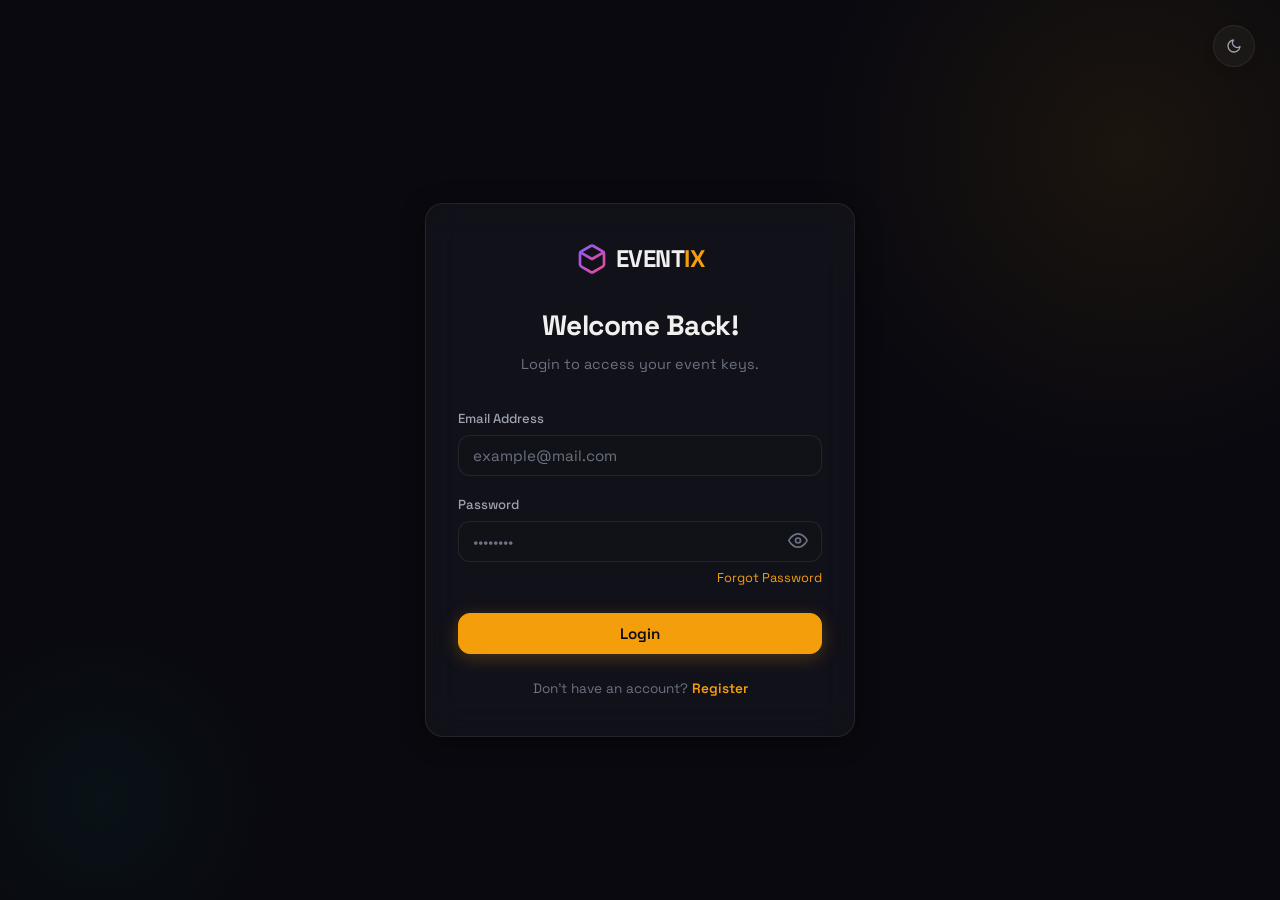
<file: frontend/login.html>
<!DOCTYPE html>
<html lang="en">
<head>
  <meta charset="UTF-8">
  <meta name="viewport" content="width=device-width, initial-scale=1.0">
  <title>Login | EVENTIX - Modern Event Platform</title>
  
  <!-- CSS Styles -->
  <link rel="stylesheet" href="./styles/main.css">
  <link rel="stylesheet" href="./styles/components.css">
  <link rel="stylesheet" href="./styles/auth.css">
</head>
<body>

  <main class="auth-page">
    <div class="auth-card glass-panel animate-up">
      
      <div class="auth-header">
        <a href="index.html" class="auth-logo logo">
          <svg width="32" height="32" viewBox="0 0 24 24" fill="none" stroke="url(#gradient)" stroke-width="2" stroke-linecap="round" stroke-linejoin="round">
            <defs>
              <linearGradient id="gradient" x1="0%" y1="0%" x2="100%" y2="100%">
                <stop offset="0%" stop-color="#8b5cf6" />
                <stop offset="100%" stop-color="#ec4899" />
              </linearGradient>
            </defs>
            <path d="M21 16V8a2 2 0 0 0-1-1.73l-7-4a2 2 0 0 0-2 0l-7 4A2 2 0 0 0 3 8v8a2 2 0 0 0 1 1.73l7 4a2 2 0 0 0 2 0l7-4A2 2 0 0 0 21 16z"></path>
            <polyline points="3.27 6.96 12 12.01 20.73 6.96"></polyline>
            <line x1="12" y1="22.08" x2="12" y2="12"></line>
          </svg>
          <span style="font-size: 1.5rem; text-decoration: none; color: var(--text);">EVENT<span class="logo-highlight">IX</span></span>
        </a>
        <h1 class="auth-title">Welcome Back!</h1>
        <p class="auth-subtitle">Login to access your event keys.</p>
      </div>

      <form class="auth-form" id="loginForm">
        <div class="form-group">
          <label class="form-label" for="email">Email Address</label>
          <input type="email" id="email" class="form-control" placeholder="example@mail.com" required>
        </div>

        <div class="form-group">
          <label class="form-label" for="password">Password</label>
          <div class="password-input-wrapper">
            <input type="password" id="password" class="form-control" placeholder="••••••••" required>
            <button type="button" class="password-toggle" onclick="togglePassword('password')">
              <svg width="20" height="20" viewBox="0 0 24 24" fill="none" stroke="currentColor" stroke-width="2" stroke-linecap="round" stroke-linejoin="round" class="eye-icon"><path d="M1 12s4-8 11-8 11 8 11 8-4 8-11 8-11-8-11-8z"></path><circle cx="12" cy="12" r="3"></circle></svg>
            </button>
          </div>
          <a href="#" class="forgot-password">Forgot Password</a>
        </div>

        <button type="submit" class="btn btn-primary auth-submit">Login</button>
      </form>

      <!-- Social Login Removed as per request -->

      <div class="auth-footer">
        Don't have an account? <a href="register.html" class="auth-link">Register</a>
      </div>

    </div>
  </main>

  <script>
    function togglePassword(inputId) {
      const input = document.getElementById(inputId);
      if (input.type === 'password') {
        input.type = 'text';
      } else {
        input.type = 'password';
      }
    }
  </script>
  <script src="./scripts/auth.js"></script>
</body>
</html>
</file>
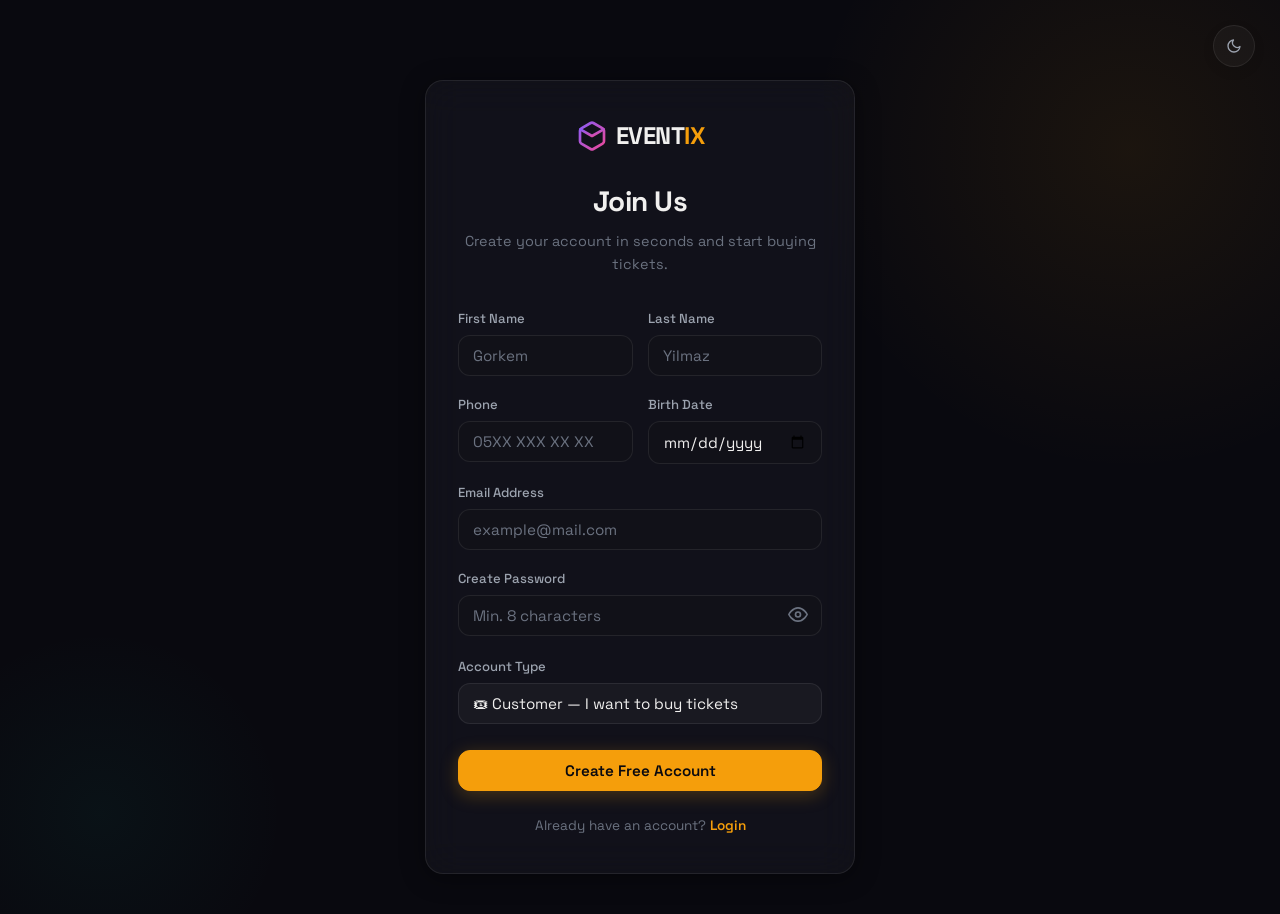
<file: frontend/register.html>
<!DOCTYPE html>
<html lang="en">
<head>
  <meta charset="UTF-8">
  <meta name="viewport" content="width=device-width, initial-scale=1.0">
  <title>Register | EVENTIX - Modern Event Platform</title>
  
  <!-- CSS Styles -->
  <link rel="stylesheet" href="./styles/main.css">
  <link rel="stylesheet" href="./styles/components.css">
  <link rel="stylesheet" href="./styles/auth.css">
</head>
<body>

  <main class="auth-page">
    <div class="auth-card glass-panel animate-up">
      
      <div class="auth-header">
        <a href="index.html" class="auth-logo logo">
          <svg width="32" height="32" viewBox="0 0 24 24" fill="none" stroke="url(#gradient)" stroke-width="2" stroke-linecap="round" stroke-linejoin="round">
            <defs>
              <linearGradient id="gradient" x1="0%" y1="0%" x2="100%" y2="100%">
                <stop offset="0%" stop-color="#8b5cf6" />
                <stop offset="100%" stop-color="#ec4899" />
              </linearGradient>
            </defs>
            <path d="M21 16V8a2 2 0 0 0-1-1.73l-7-4a2 2 0 0 0-2 0l-7 4A2 2 0 0 0 3 8v8a2 2 0 0 0 1 1.73l7 4a2 2 0 0 0 2 0l7-4A2 2 0 0 0 21 16z"></path>
            <polyline points="3.27 6.96 12 12.01 20.73 6.96"></polyline>
            <line x1="12" y1="22.08" x2="12" y2="12"></line>
          </svg>
          <span style="font-size: 1.5rem; text-decoration: none; color: var(--text);">EVENT<span class="logo-highlight">IX</span></span>
        </a>
        <h1 class="auth-title">Join Us</h1>
        <p class="auth-subtitle">Create your account in seconds and start buying tickets.</p>
      </div>

      <form class="auth-form" id="registerForm">
        <div class="form-group" style="display: grid; grid-template-columns: 1fr 1fr; gap: 15px;">
          <div>
            <label class="form-label" for="firstName">First Name</label>
            <input type="text" id="firstName" class="form-control" placeholder="Gorkem" required>
          </div>
          <div>
            <label class="form-label" for="lastName">Last Name</label>
            <input type="text" id="lastName" class="form-control" placeholder="Yilmaz" required>
          </div>
        </div>

        <div class="form-group" style="display: grid; grid-template-columns: 1fr 1fr; gap: 15px;">
          <div>
            <label class="form-label" for="phone">Phone</label>
            <input type="tel" id="phone" class="form-control" placeholder="05XX XXX XX XX" required>
          </div>
          <div>
            <label class="form-label" for="birthdate">Birth Date</label>
            <input type="date" id="birthdate" class="form-control" required>
          </div>
        </div>

        <div class="form-group">
          <label class="form-label" for="email">Email Address</label>
          <input type="email" id="email" class="form-control" placeholder="example@mail.com" required>
        </div>

        <div class="form-group" style="margin-bottom: 20px;">
          <label class="form-label" for="password">Create Password</label>
          <div class="password-input-wrapper">
            <input type="password" id="password" class="form-control" placeholder="Min. 8 characters" required minlength="8">
            <button type="button" class="password-toggle" onclick="togglePassword('password')">
              <svg width="20" height="20" viewBox="0 0 24 24" fill="none" stroke="currentColor" stroke-width="2" stroke-linecap="round" stroke-linejoin="round" class="eye-icon"><path d="M1 12s4-8 11-8 11 8 11 8-4 8-11 8-11-8-11-8z"></path><circle cx="12" cy="12" r="3"></circle></svg>
            </button>
          </div>
        </div>

        <div class="form-group" style="margin-bottom:20px;">
          <label class="form-label" for="role">Account Type</label>
          <select id="role" class="form-control" style="appearance:none;background:var(--bg-card);color:var(--text);cursor:pointer;">
            <option value="customer">🎟 Customer — I want to buy tickets</option>
            <option value="organizer">🎪 Organizer — I want to organize events</option>
          </select>
        </div>

        <button type="submit" class="btn btn-primary auth-submit">Create Free Account</button>
      </form>
      <!-- Social login completely removed -->

      <div class="auth-footer">
        Already have an account? <a href="login.html" class="auth-link">Login</a>
      </div>

    </div>
  </main>

  <script>
    function togglePassword(inputId) {
      const input = document.getElementById(inputId);
      if (input.type === 'password') {
        input.type = 'text';
      } else {
        input.type = 'password';
      }
    }
  </script>
  <script src="./scripts/auth.js"></script>
</body>
</html>
</file>
<file: frontend/styles/main.css>
/* ═══════════════════════════════════════════════════════════
   EVENTİX — Design System v2 · Gold Editorial Theme
   ═══════════════════════════════════════════════════════════ */

@import url('https://fonts.googleapis.com/css2?family=Space+Grotesk:wght@300;400;500;600;700&family=Space+Mono:wght@400;700&display=swap');

/* ── DARK MODE (default) ─────────────────────────────────── */
:root {
  --bg-base:     #09090f;
  --bg-surface:  #111118;
  --bg-card:     rgba(255,255,255,0.035);
  --bg-hover:    rgba(255,255,255,0.065);
  --border:      rgba(255,255,255,0.08);
  --border-hi:   rgba(245,158,11,0.4);

  --gold:        #f59e0b;
  --gold-dim:    #d97706;
  --gold-glow:   rgba(245,158,11,0.25);
  --coral:       #ef4444;
  --teal:        #14b8a6;
  --blue:        #3b82f6;

  --text:        #f1f0ef;
  --text-sub:    #9ca3af;
  --text-muted:  #6b7280;
  --text-inv:    #09090f;

  --radius-sm:   8px;
  --radius-md:   12px;
  --radius-lg:   18px;
  --radius-xl:   24px;

  --blur:        blur(18px) saturate(160%);
  --shadow:      0 8px 40px rgba(0,0,0,0.5);
  --shadow-card: 0 4px 24px rgba(0,0,0,0.4);
  --transition:  all 0.22s cubic-bezier(0.4,0,0.2,1);

  /* Named compat aliases */
  --primary:       var(--gold);
  --secondary:     var(--coral);
  --text-main:     var(--text);
  --accent-purple: var(--gold);
  --accent-teal:   var(--teal);
  --bg-card-alt:   var(--bg-surface);
  --glass-blur:    var(--blur);
  --glass-shadow:  var(--shadow-card);
  --border-color:  var(--border);
  --primary-hover: var(--gold-dim);
  --radius-lg-val: var(--radius-lg);
}

/* ── LIGHT MODE ──────────────────────────────────────────── */
[data-theme="light"] {
  --bg-base:     #f8f7f2; /* Softer silk white */
  --bg-surface:  #f0efea;
  --bg-card:     #ffffff;
  --bg-hover:    #f0efea;
  --border:      rgba(0,0,0,0.12); /* Slightly clearer border */
  --border-hi:   rgba(217,119,6,0.5);

  --gold:        #b45309; /* Slightly darker gold for light mode readability */
  --gold-dim:    #92400e;
  --gold-glow:   rgba(217,119,6,0.1);

  --text:        #1a1a24; /* Darker near-black */
  --text-sub:    #374151; /* Deeper grey */
  --text-muted:  #525a66; /* Much more readable muted text */
  --text-inv:    #ffffff;

  --shadow:      0 8px 40px rgba(0,0,0,0.08);
  --shadow-card: 0 4px 16px rgba(0,0,0,0.05);

  --border-color: var(--border);
  --bg-card-alt: var(--bg-surface);
  --glass-shadow: var(--shadow-card);
}

/* ── GLOBAL RESET ────────────────────────────────────────── */
*, *::before, *::after { box-sizing: border-box; margin: 0; padding: 0; }

html { scroll-behavior: smooth; }

body {
  font-family: 'Space Grotesk', system-ui, sans-serif;
  background: var(--bg-base);
  color: var(--text);
  min-height: 100vh;
  line-height: 1.6;
  -webkit-font-smoothing: antialiased;
  transition: background 0.35s ease, color 0.35s ease;
}

a { color: inherit; text-decoration: none; }

/* ── CONTAINER ───────────────────────────────────────────── */
.container {
  width: 100%;
  max-width: 1280px;
  margin: 0 auto;
  padding: 0 24px;
}

/* ── NAVBAR ──────────────────────────────────────────────── */
.navbar {
  position: fixed;
  top: 0; left: 0; right: 0;
  z-index: 900;
  padding: 0;
  transition: var(--transition);
}

.nav-container {
  display: flex;
  align-items: center;
  gap: 32px;
  height: 64px;
  border-bottom: 1px solid transparent;
  transition: var(--transition);
}

.navbar.scrolled .nav-container {
  background: var(--bg-base);
  border-bottom-color: var(--border);
  box-shadow: 0 1px 20px rgba(0,0,0,0.25);
}

/* ── LOGO ────────────────────────────────────────────────── */
.logo {
  display: flex;
  align-items: center;
  gap: 8px;
  font-size: 1.25rem;
  font-weight: 700;
  letter-spacing: -0.5px;
  color: var(--text);
  flex-shrink: 0;
}

.logo-highlight {
  color: var(--gold);
}

/* ── NAV LINKS ───────────────────────────────────────────── */
.nav-links {
  list-style: none;
  display: flex;
  gap: 4px;
  margin-left: 8px;
}

.nav-link {
  font-size: 0.875rem;
  font-weight: 500;
  color: var(--text-sub);
  padding: 6px 12px;
  border-radius: var(--radius-sm);
  transition: var(--transition);
}

.nav-link:hover {
  color: var(--text);
  background: var(--bg-hover);
}

/* ── USER CONTROLS ───────────────────────────────────────── */
.user-controls {
  display: flex;
  align-items: center;
  gap: 8px;
  margin-left: auto;
}

/* ── THEME TOGGLE ────────────────────────────────────────── */
.theme-toggle {
  width: 36px;
  height: 36px;
  border-radius: 50%;
  background: var(--bg-card);
  border: 1px solid var(--border);
  cursor: pointer;
  display: flex;
  align-items: center;
  justify-content: center;
  color: var(--text-sub);
  transition: var(--transition);
  font-size: 1rem;
  flex-shrink: 0;
}

.theme-toggle:hover {
  background: var(--gold-glow);
  border-color: var(--gold);
  color: var(--gold);
  transform: rotate(20deg);
}

.theme-toggle .icon-sun  { display: none; }
.theme-toggle .icon-moon { display: block; }
[data-theme="light"] .theme-toggle .icon-sun  { display: block; }
[data-theme="light"] .theme-toggle .icon-moon { display: none; }

/* ── MOBILE MENU ─────────────────────────────────────────── */
.mobile-menu-btn {
  display: none;
  background: none;
  border: none;
  width: 36px;
  height: 36px;
  cursor: pointer;
  color: var(--text);
}

.mobile-nav-overlay {
  display: none;
  position: fixed;
  inset: 0;
  z-index: 950;
  background: var(--bg-base);
  flex-direction: column;
  align-items: center;
  justify-content: center;
  gap: 20px;
  padding: 40px;
}

.mobile-nav-overlay.active { display: flex; }

@media (max-width: 768px) {
  .mobile-menu-btn { display: flex; align-items: center; }
  .nav-links { display: none; }
  .user-controls { gap: 6px; }
  .user-controls .btn-outline,
  .user-controls .btn-primary { display: none; }
  .user-controls .theme-toggle { display: flex; }
}

/* ── HERO ────────────────────────────────────────────────── */
.hero {
  padding: 160px 0 80px;
  position: relative;
  overflow: hidden;
  background: var(--bg-surface);
  border-bottom: 1px solid var(--border);
}

.hero-bg-collage {
  position: absolute;
  inset: 0;
  background-image: radial-gradient(circle at 80% 0%, var(--gold-glow), transparent 60%),
                    radial-gradient(circle at 20% 100%, rgba(20,184,166,0.06), transparent 60%);
  pointer-events: none;
  z-index: 0;
}

.hero-content {
  position: relative;
  z-index: 1;
  text-align: center;
  max-width: 900px;
  margin: 0 auto;
}

.hero-title {
  font-size: clamp(2.5rem, 6vw, 4rem);
  font-weight: 700;
  line-height: 1.1;
  letter-spacing: -1px;
  margin-bottom: 16px;
  color: var(--text);
}

.hero-desc {
  color: var(--text-sub);
  font-size: 1.15rem;
  max-width: 600px;
  margin: 0 auto 40px;
  line-height: 1.6;
}

/* ── BİLET SİTESİ DEV ARAMA BARI ─────────────────────────── */
.hero-search-box {
  background: var(--bg-card);
  border: 1px solid var(--border);
  border-radius: var(--radius-xl);
  padding: 8px 8px 8px 24px;
  display: flex;
  gap: 12px;
  box-shadow: 0 16px 40px rgba(0,0,0,0.3);
  margin: 0 auto 50px;
  backdrop-filter: var(--glass-blur);
  -webkit-backdrop-filter: var(--glass-blur);
  align-items: center;
  max-width: 760px;
  transition: var(--transition);
}

.hero-search-box:focus-within {
  border-color: var(--gold);
  box-shadow: 0 16px 40px var(--gold-glow);
}

.search-input-group {
  flex: 1;
  display: flex;
  align-items: center;
  gap: 16px;
  color: var(--gold);
}

.search-input-group input {
  width: 100%;
  border: none;
  background: transparent;
  color: var(--text);
  font-size: 1.1rem;
  font-family: inherit;
  outline: none;
}

.search-submit-btn {
  padding: 16px 40px;
  border-radius: var(--radius-lg);
  font-size: 1.1rem;
  white-space: nowrap;
}

/* ── KATEGORİ SHORTCUT (YUVARLAK İKONLAR) ────────────────── */
.hero-categories {
  display: flex;
  justify-content: center;
  gap: 36px;
  flex-wrap: wrap;
}

.hero-cat-item {
  display: flex;
  flex-direction: column;
  align-items: center;
  gap: 12px;
  cursor: pointer;
  transition: var(--transition);
}

.hero-cat-item:hover {
  transform: translateY(-6px);
}

.cat-icon {
  width: 68px;
  height: 68px;
  border-radius: 50%;
  background: var(--bg-base);
  border: 1px solid var(--border);
  display: flex;
  align-items: center;
  justify-content: center;
  font-size: 1.8rem;
  box-shadow: var(--shadow-card);
  transition: var(--transition);
}

.hero-cat-item:hover .cat-icon,
.hero-cat-item.cat-active .cat-icon {
  border-color: var(--gold);
  background: var(--gold-glow);
  box-shadow: 0 0 24px var(--gold-glow);
  color: var(--text-inv);
}

.cat-name {
  font-size: 0.95rem;
  font-weight: 500;
  color: var(--text-sub);
  transition: var(--transition);
}

.hero-cat-item:hover .cat-name,
.hero-cat-item.cat-active .cat-name {
  color: var(--gold);
}

/* ── SECTION ─────────────────────────────────────────────── */
.section-header {
  display: flex;
  justify-content: space-between;
  align-items: flex-start;
  gap: 24px;
  margin-bottom: 36px;
  padding-top: 60px;
}

.section-title {
  font-size: 1.75rem;
  font-weight: 700;
  letter-spacing: -0.5px;
  color: var(--text);
}

.section-title span { color: var(--gold); }

/* ── EVENTS GRID ─────────────────────────────────────────── */
.events-grid {
  display: grid;
  grid-template-columns: repeat(auto-fill, minmax(300px, 1fr));
  gap: 20px;
  padding-bottom: 80px;
}

/* ── FOOTER ──────────────────────────────────────────────── */
footer {
  border-top: 1px solid var(--border);
  padding: 32px 0;
  margin-top: 40px;
}

.footer-content {
  display: flex;
  justify-content: space-between;
  align-items: center;
  flex-wrap: wrap;
  gap: 20px;
  margin-bottom: 16px;
}

.footer-text {
  color: var(--text-muted);
  font-size: 0.8rem;
}

/* ── ANIMATIONS ──────────────────────────────────────────── */
@keyframes fadeUp {
  from { opacity: 0; transform: translateY(20px); }
  to   { opacity: 1; transform: translateY(0); }
}

.animate-up  { animation: fadeUp 0.55s ease both; }
.delay-1     { animation-delay: 0.1s; }
.delay-2     { animation-delay: 0.2s; }
.delay-3     { animation-delay: 0.3s; }
.delay-4     { animation-delay: 0.4s; }

@keyframes fadeIn {
  from { opacity: 0; }
  to   { opacity: 1; }
}

/* ── UTILITY ─────────────────────────────────────────────── */
.filters { display: flex; gap: 6px; flex-wrap: wrap; }

.filter-btn { font-size: 0.8rem !important; padding: 5px 14px !important; }
.filter-btn.active {
  background: var(--gold) !important;
  color: var(--text-inv) !important;
  border-color: var(--gold) !important;
}
</file>
<file: frontend/styles/components.css>
/* ═══════════════════════════════════════════════════════════
   EVENTİX — Components v2 · Gold Editorial
   ═══════════════════════════════════════════════════════════ */

/* ── BUTTONS ─────────────────────────────────────────────── */
.btn {
  display: inline-flex;
  align-items: center;
  gap: 7px;
  padding: 9px 22px;
  border-radius: var(--radius-md);
  font-family: 'Space Grotesk', sans-serif;
  font-weight: 600;
  font-size: 0.9rem;
  cursor: pointer;
  border: 1px solid transparent;
  transition: var(--transition);
  line-height: 1;
  white-space: nowrap;
  text-decoration: none;
}

.btn:disabled { opacity: 0.45; cursor: not-allowed; transform: none !important; }

.btn-primary {
  background: var(--gold);
  color: #09090f;
  border-color: var(--gold);
  box-shadow: 0 4px 18px var(--gold-glow);
}

.btn-primary:hover {
  background: var(--gold-dim);
  border-color: var(--gold-dim);
  box-shadow: 0 6px 28px rgba(245,158,11,0.4);
  transform: translateY(-1px);
}

.btn-outline {
  background: transparent;
  color: var(--text);
  border-color: var(--border);
}

.btn-outline:hover {
  border-color: var(--gold);
  color: var(--gold);
  background: var(--gold-glow);
}

.btn-outline.active,
.btn-outline[aria-selected="true"] {
  border-color: var(--gold);
  color: var(--gold);
  background: var(--gold-glow);
}

.btn-danger {
  background: transparent;
  border-color: rgba(239,68,68,0.35);
  color: #fca5a5;
}
.btn-danger:hover { background: rgba(239,68,68,0.1); border-color: #ef4444; }

.btn-sm { padding: 5px 14px; font-size: 0.8rem; }
.btn-lg { padding: 13px 30px; font-size: 1rem; }

/* ── GLASS PANEL ─────────────────────────────────────────── */
.glass-panel {
  background: var(--bg-card);
  backdrop-filter: var(--blur);
  -webkit-backdrop-filter: var(--blur);
  border: 1px solid var(--border);
  border-radius: var(--radius-lg);
  box-shadow: var(--shadow-card);
  transition: background 0.35s ease, border-color 0.35s ease;
}

[data-theme="light"] .glass-panel {
  backdrop-filter: none;
  -webkit-backdrop-filter: none;
}

/* ── EVENT CARD ──────────────────────────────────────────── */
.event-card {
  background: var(--bg-card);
  border: 1px solid var(--border);
  border-radius: var(--radius-lg);
  overflow: hidden;
  display: flex;
  flex-direction: column;
  cursor: pointer;
  transition: var(--transition);
  position: relative;
}

.event-card:hover {
  border-color: var(--gold);
  box-shadow: 0 0 0 1px var(--gold), 0 12px 40px rgba(0,0,0,0.3);
  transform: translateY(-3px);
}

[data-theme="light"] .event-card {
  box-shadow: var(--shadow-card);
}

.event-img-wrapper {
  position: relative;
  overflow: hidden;
  aspect-ratio: 16 / 9;
}

.event-img {
  width: 100%;
  height: 100%;
  object-fit: cover;
  transition: transform 0.45s ease;
}

.event-card:hover .event-img { transform: scale(1.04); }

.event-category-badge {
  position: absolute;
  top: 10px;
  left: 10px;
  font-size: 0.7rem;
  font-weight: 700;
  letter-spacing: 0.8px;
  text-transform: uppercase;
  padding: 3px 10px;
  border-radius: 100px;
  backdrop-filter: blur(8px);
  border: 1px solid;
  text-shadow: 0 1px 2px rgba(0,0,0,0.4);
  z-index: 5;
}

.category-concert  { background: rgba(245,158,11,0.85); color: white; border-color: rgba(245,158,11,1); }
.category-theater  { background: rgba(239,68,68,0.85);  color: white; border-color: rgba(239,68,68,1); }
.category-workshop { background: rgba(20,184,166,0.85); color: white; border-color: rgba(20,184,166,1); }

.featured-badge {
  position: absolute;
  bottom: 10px;
  right: 10px;
  font-size: 0.68rem;
  font-weight: 700;
  background: var(--gold);
  color: #09090f;
  padding: 2px 9px;
  border-radius: 100px;
}

.wish-btn {
  position: absolute;
  top: 10px;
  right: 10px;
  width: 34px;
  height: 34px;
  border-radius: 50%;
  background: rgba(9,9,15,0.65);
  backdrop-filter: blur(8px);
  border: 1px solid rgba(255,255,255,0.12);
  display: flex;
  align-items: center;
  justify-content: center;
  cursor: pointer;
  color: rgba(255,255,255,0.55);
  transition: var(--transition);
  z-index: 10;
}
.wish-btn:hover   { color: var(--coral); border-color: rgba(239,68,68,0.5); transform: scale(1.1); }
.wish-btn.wished  { color: var(--coral); border-color: rgba(239,68,68,0.5); }
.wish-btn.wished svg {
  fill: #ef4444 !important; /* İkisinde de içi kırmızı olsun */
  stroke: #ef4444 !important;
}

[data-theme="light"] .wish-btn {
  background: rgba(255,255,255,0.85);
  border-color: rgba(0,0,0,0.12);
  color: #9ca3af;
}

.event-content {
  padding: 18px;
  display: flex;
  flex-direction: column;
  flex: 1;
}

.event-date {
  font-size: 0.75rem;
  font-weight: 600;
  color: var(--gold);
  text-transform: uppercase;
  letter-spacing: 0.5px;
  margin-bottom: 6px;
}

.event-title {
  font-size: 1.05rem;
  font-weight: 700;
  color: var(--text);
  line-height: 1.3;
  margin-bottom: 8px;
  display: -webkit-box;
  -webkit-line-clamp: 2;
  -webkit-box-orient: vertical;
  overflow: hidden;
}

.event-location {
  font-size: 0.82rem;
  color: var(--text-muted);
  margin-bottom: auto;
  display: flex;
  align-items: center;
  gap: 4px;
}

/* ── CAPACITY BAR ────────────────────────────────────────── */
.capacity-bar-wrap {
  margin: 12px 0 4px;
}

.capacity-bar-track {
  width: 100%;
  height: 4px;
  background: var(--bg-hover);
  border-radius: 100px;
  overflow: hidden;
  margin-bottom: 4px;
}

.capacity-bar-fill {
  height: 100%;
  background: var(--gold);
  border-radius: 100px;
  transition: width 0.6s ease;
}

.capacity-bar-fill.almost { background: #ef4444; }

.capacity-label {
  font-size: 0.72rem;
  color: var(--text-muted);
}

/* ── EVENT FOOTER ────────────────────────────────────────── */
.event-footer {
  display: flex;
  justify-content: space-between;
  align-items: center;
  margin-top: 14px;
  padding-top: 14px;
  border-top: 1px solid var(--border);
  gap: 8px;
}

.event-price {
  font-family: 'Space Mono', monospace;
  font-size: 1.15rem;
  font-weight: 700;
  color: var(--text);
}

/* ── MODAL ───────────────────────────────────────────────── */
.modal-overlay {
  position: fixed;
  inset: 0;
  z-index: 1000;
  background: rgba(9,9,15,0.75);
  backdrop-filter: blur(10px);
  display: flex;
  align-items: center;
  justify-content: center;
  opacity: 0;
  visibility: hidden;
  transition: var(--transition);
  padding: 20px;
}

.modal-overlay.active { opacity: 1; visibility: visible; }

.modal-content {
  width: 100%;
  max-width: 480px;
  max-height: 90vh;
  overflow-y: auto;
  transform: scale(0.94) translateY(12px);
  transition: all 0.35s cubic-bezier(0.16,1,0.3,1);
}

.modal-overlay.active .modal-content {
  transform: scale(1) translateY(0);
}

.modal-header {
  display: flex;
  justify-content: space-between;
  align-items: center;
  padding: 22px 24px;
  border-bottom: 1px solid var(--border);
}

.modal-title {
  font-size: 1.2rem;
  font-weight: 700;
  color: var(--text);
}

.modal-close {
  background: none;
  border: none;
  color: var(--text-muted);
  font-size: 1.4rem;
  cursor: pointer;
  line-height: 1;
  transition: var(--transition);
  padding: 4px;
}
.modal-close:hover { color: var(--text); transform: rotate(90deg); }

.modal-body { padding: 24px; }

/* ── FORMS ───────────────────────────────────────────────── */
.form-group { margin-bottom: 18px; }

.form-label {
  display: block;
  font-size: 0.82rem;
  font-weight: 500;
  color: var(--text-sub);
  margin-bottom: 6px;
}

.form-control {
  width: 100%;
  padding: 10px 14px;
  background: var(--bg-surface);
  border: 1px solid var(--border);
  border-radius: var(--radius-md);
  color: var(--text);
  font-family: 'Space Grotesk', sans-serif;
  font-size: 0.95rem;
  transition: var(--transition);
  outline: none;
}

.form-control:focus {
  border-color: var(--gold);
  box-shadow: 0 0 0 3px var(--gold-glow);
}

.form-control::placeholder { color: var(--text-muted); }

select.form-control {
  cursor: pointer;
  appearance: none;
  background-image: url("data:image/svg+xml,%3Csvg xmlns='http://www.w3.org/2000/svg' width='12' height='12' viewBox='0 0 24 24' fill='none' stroke='%236b7280' stroke-width='2' stroke-linecap='round' stroke-linejoin='round'%3E%3Cpolyline points='6 9 12 15 18 9'%3E%3C/polyline%3E%3C/svg%3E");
  background-repeat: no-repeat;
  background-position: right 12px center;
  padding-right: 36px;
}

textarea.form-control { resize: vertical; min-height: 90px; }

/* ── TICKET SUMMARY ──────────────────────────────────────── */
.ticket-summary {
  background: var(--bg-surface);
  border: 1px dashed var(--border-hi);
  border-radius: var(--radius-md);
  padding: 14px 16px;
  margin-bottom: 18px;
}

.summary-row {
  display: flex;
  justify-content: space-between;
  align-items: center;
  font-size: 0.875rem;
  color: var(--text-sub);
  padding: 3px 0;
}

.summary-row.total {
  margin-top: 10px;
  padding-top: 10px;
  border-top: 1px solid var(--border);
  font-size: 1.1rem;
  font-weight: 700;
  color: var(--gold);
  font-family: 'Space Mono', monospace;
}

/* ── TOAST ───────────────────────────────────────────────── */
.toast {
  position: fixed;
  bottom: 28px;
  right: 28px;
  z-index: 2000;
  background: var(--bg-surface);
  border: 1px solid var(--border);
  border-radius: var(--radius-md);
  padding: 14px 18px;
  font-size: 0.88rem;
  color: var(--text);
  box-shadow: var(--shadow);
  max-width: 340px;
  transform: translateY(20px);
  opacity: 0;
  transition: all 0.35s cubic-bezier(0.16,1,0.3,1);
  pointer-events: none;
}

.toast.show { transform: translateY(0); opacity: 1; }
.toast.success { border-color: rgba(20,184,166,0.5); }
.toast.error   { border-color: rgba(239,68,68,0.5); }

/* ── SEARCH ──────────────────────────────────────────────── */
.search-wrapper {
  position: relative;
  display: flex;
  align-items: center;
}

.search-wrapper svg {
  position: absolute;
  left: 11px;
  color: var(--text-muted);
  pointer-events: none;
}

.search-input {
  background: var(--bg-card);
  border: 1px solid var(--border);
  border-radius: var(--radius-md);
  color: var(--text);
  font-family: 'Space Grotesk', sans-serif;
  font-size: 0.875rem;
  padding: 8px 14px 8px 34px;
  width: 220px;
  outline: none;
  transition: var(--transition);
}

.search-input:focus { border-color: var(--gold); width: 260px; }
.search-input::placeholder { color: var(--text-muted); }

/* ── SKELETON ────────────────────────────────────────────── */
.skeleton-card {
  background: var(--bg-card);
  border: 1px solid var(--border);
  border-radius: var(--radius-lg);
  min-height: 340px;
  animation: skeletonPulse 1.8s ease-in-out infinite;
}

@keyframes skeletonPulse {
  0%,100% { opacity: 0.35; }
  50%      { opacity: 0.7; }
}

/* ── PASSWORD TOGGLE ─────────────────────────────────────── */
.password-input-wrapper { position: relative; }

.password-toggle {
  position: absolute;
  right: 10px;
  top: 50%;
  transform: translateY(-50%);
  background: none;
  border: none;
  color: var(--text-muted);
  cursor: pointer;
  padding: 4px;
  transition: var(--transition);
}
.password-toggle:hover { color: var(--text); }

.forgot-password {
  display: block;
  font-size: 0.8rem;
  color: var(--gold);
  text-align: right;
  margin-top: 6px;
}
.forgot-password:hover { color: var(--gold-dim); }

/* ── USER DROPDOWN ───────────────────────────────────────── */
.user-dropdown-wrapper { position: relative; }
.user-dropdown-menu {
    position: absolute; top: calc(100% + 10px); right: 0;
    background: var(--bg-surface); border: 1px solid var(--border);
    border-radius: var(--radius-md); box-shadow: var(--shadow);
    width: 190px; display: none; z-index: 1500; padding: 6px;
    animation: fadeIn 0.2s ease;
}
.user-dropdown-menu.active { display: block; }
.dropdown-item {
    display: flex; align-items: center; gap: 10px; padding: 10px 14px;
    color: var(--text-sub); font-size: 0.82rem; border-radius: var(--radius-sm);
    transition: var(--transition); text-decoration: none;
    font-weight: 500; width: 100%; border: 0; background: none; text-align: left;
    cursor: pointer; cursor: pointer; font-family: inherit;
}
.dropdown-item:hover { background: var(--gold-glow); color: var(--gold); }
</file>
<file: frontend/styles/auth.css>
/* ═══════════════════════════════════════════════════════════
   EVENTİX — Auth Pages · Gold Editorial
   ═══════════════════════════════════════════════════════════ */

.auth-page {
  min-height: 100vh;
  display: flex;
  align-items: center;
  justify-content: center;
  padding: 80px 20px 40px;
  position: relative;
  overflow: hidden;
}

.auth-page::before {
  content: '';
  position: absolute;
  width: 700px;
  height: 700px;
  background: radial-gradient(circle, rgba(245,158,11,0.08) 0%, transparent 65%);
  top: -200px;
  right: -200px;
  pointer-events: none;
}

.auth-page::after {
  content: '';
  position: absolute;
  width: 400px;
  height: 400px;
  background: radial-gradient(circle, rgba(20,184,166,0.05) 0%, transparent 65%);
  bottom: -100px;
  left: -100px;
  pointer-events: none;
}

.auth-card {
  width: 100%;
  max-width: 430px;
  padding: 36px 32px;
  position: relative;
  z-index: 1;
}

.auth-header {
  text-align: center;
  margin-bottom: 32px;
}

.auth-logo {
  display: flex;
  align-items: center;
  justify-content: center;
  gap: 8px;
  font-size: 1.3rem;
  font-weight: 700;
  color: var(--text);
  margin-bottom: 24px;
}

.auth-title {
  font-size: 1.75rem;
  font-weight: 700;
  color: var(--text);
  letter-spacing: -0.5px;
  margin-bottom: 6px;
}

.auth-subtitle {
  color: var(--text-muted);
  font-size: 0.9rem;
}

.auth-form { margin-bottom: 24px; }

.auth-submit {
  width: 100%;
  padding: 12px;
  justify-content: center;
  font-size: 0.95rem;
  margin-top: 6px;
}

.auth-divider {
  display: flex;
  align-items: center;
  gap: 12px;
  color: var(--text-muted);
  font-size: 0.8rem;
  margin: 20px 0;
}
.auth-divider::before,
.auth-divider::after {
  content: '';
  flex: 1;
  height: 1px;
  background: var(--border);
}

.social-login-grid {
  display: grid;
  grid-template-columns: 1fr 1fr;
  gap: 10px;
  margin-bottom: 24px;
}

.btn-social {
  display: flex;
  align-items: center;
  justify-content: center;
  gap: 8px;
  padding: 10px;
  background: var(--bg-surface);
  border: 1px solid var(--border);
  border-radius: var(--radius-md);
  color: var(--text-sub);
  font-family: 'Space Grotesk', sans-serif;
  font-size: 0.875rem;
  font-weight: 500;
  cursor: pointer;
  transition: var(--transition);
}
.btn-social:hover { border-color: var(--gold); color: var(--text); }

.auth-footer {
  text-align: center;
  font-size: 0.85rem;
  color: var(--text-muted);
}

.auth-link {
  color: var(--gold);
  font-weight: 600;
}
.auth-link:hover { color: var(--gold-dim); }

/* Alert message in auth form */
.auth-alert {
  padding: 10px 14px;
  border-radius: var(--radius-sm);
  font-size: 0.85rem;
  margin-bottom: 16px;
}
.auth-alert.error   { background: rgba(239,68,68,.1); border: 1px solid rgba(239,68,68,.3); color: #fca5a5; }
.auth-alert.success { background: rgba(20,184,166,.1); border: 1px solid rgba(20,184,166,.3); color: #5eead4; }
</file>
